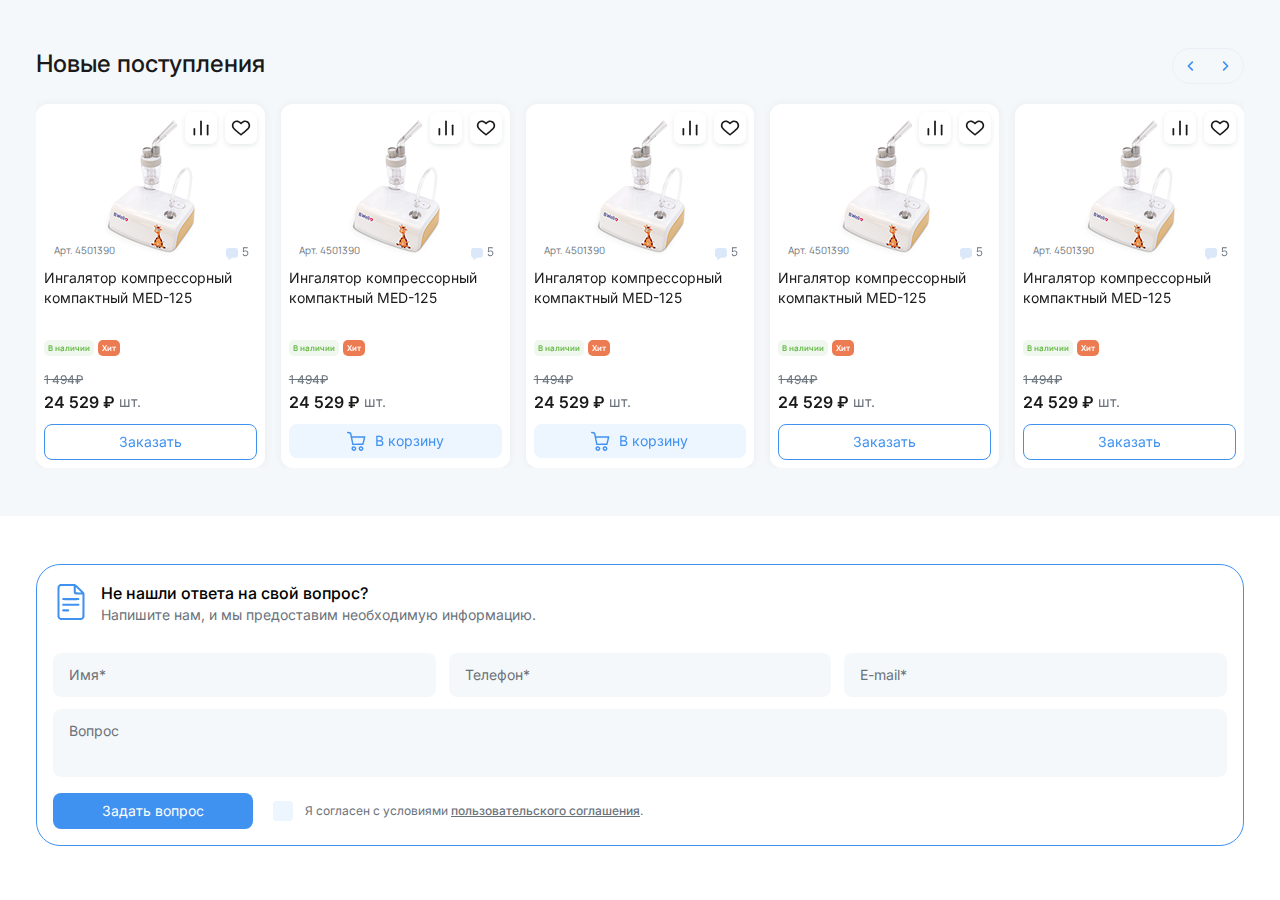
<file: index.html>
<!DOCTYPE html>
<html lang="en">

<head>
    <meta charset="UTF-8">
    <meta name="viewport" content="width=device-width, initial-scale=1.0">
    <title>Тестовое задание</title>

    <link rel="stylesheet" href="normalize.css">
    <link rel="stylesheet" href="https://cdn.jsdelivr.net/npm/swiper@11/swiper-bundle.min.css" />
    <link rel="preconnect" href="https://fonts.googleapis.com">
    <link rel="preconnect" href="https://fonts.gstatic.com" crossorigin>
    <link href="https://fonts.googleapis.com/css2?family=Inter:ital,opsz,wght@0,14..32,100..900;1,14..32,100..900&family=Manrope:wght@200..800&display=swap" rel="stylesheet">

    <link rel="stylesheet" href="style.css">
</head>

<body>
    <div class="block block_background-blue">
        <div class="wrapper">
            <div class="swiper-receipts">
                <div class="block__header">
                    <p class="block__title">
                        Новые поступления
                    </p>
    
                    <div class="slider-controller">
                        <button class="slider-controller__item swiper-prev">
                            <svg width="14" height="14" viewBox="0 0 14 14" fill="none" xmlns="http://www.w3.org/2000/svg">
                                <path d="M8.53125 11.5937L3.9375 7L8.53125 2.40625" stroke="#4092F1" stroke-width="2" stroke-linecap="round" stroke-linejoin="round" />
                            </svg>
                        </button>
                        <button class="slider-controller__item swiper-next">
                            <svg width="14" height="14" viewBox="0 0 14 14" fill="none" xmlns="http://www.w3.org/2000/svg">
                                <path d="M5.46875 2.40625L10.0625 7L5.46875 11.5937" stroke="#4092F1" stroke-width="2" stroke-linecap="round" stroke-linejoin="round" />
                            </svg>
                        </button>
                    </div>
                </div>
    
                <div class="swiper-wrapper receipts">
                    <div class="swiper-slide">
                        <div class="receipts__item">
                            <div class="receipts__img-wrapper">
                                <div class="receipts__interactive">
                                    <button class="btn-interactive">
                                        <svg width="20" height="20" viewBox="0 0 20 20" fill="none" xmlns="http://www.w3.org/2000/svg">
                                            <path d="M2.5 10.8013C2.5 10.3233 2.88932 9.93588 3.36957 9.93588C3.84981 9.93588 4.23913 10.3233 4.23913 10.8013V16.6346C4.23913 17.1125 3.84981 17.5 3.36957 17.5C2.88932 17.5 2.5 17.1125 2.5 16.6346V10.8013Z" fill="#1A1A1A" />
                                            <path d="M9.13048 3.36538C9.13048 2.88744 9.5198 2.5 10 2.5C10.4803 2.5 10.8696 2.88745 10.8696 3.36538V16.6346C10.8696 17.1125 10.4803 17.5 10 17.5C9.5198 17.5 9.13048 17.1125 9.13048 16.6346V3.36538Z" fill="#1A1A1A" />
                                            <path d="M15.7609 7.33976C15.7609 6.86182 16.1502 6.47437 16.6304 6.47437C17.1107 6.47437 17.5 6.86182 17.5 7.33976V16.6346C17.5 17.1126 17.1107 17.5 16.6304 17.5C16.1502 17.5 15.7609 17.1126 15.7609 16.6346V7.33976Z" fill="#1A1A1A" />
                                        </svg>
                                    </button>
        
                                    <button class="btn-interactive">
                                        <svg width="20" height="16" viewBox="0 0 20 16" fill="none" xmlns="http://www.w3.org/2000/svg">
                                            <path fill-rule="evenodd" clip-rule="evenodd" d="M5.14056 0.55387C3.02772 0.876341 1.38153 2.40305 0.916179 4.47158C0.803759 4.97137 0.805588 5.92826 0.919945 6.45207C1.0357 6.98213 1.14593 7.28843 1.40815 7.80848C1.79261 8.57109 2.26643 9.12718 3.50707 10.2717C4.77471 11.4413 6.15944 12.6277 8.29444 14.3734C8.96598 14.9226 9.56244 15.3959 9.61991 15.4254C9.76587 15.5003 10.1046 15.5245 10.2674 15.4717C10.4139 15.4242 10.5624 15.3104 11.8287 14.2752C14.5291 12.0675 16.7726 10.0904 17.6009 9.18838C18.0973 8.64772 18.3579 8.28272 18.6112 7.77325C18.8483 7.29657 18.9693 6.9531 19.0822 6.43675C19.1863 5.96032 19.1955 4.99808 19.1002 4.54959C18.7674 2.9838 17.7845 1.71361 16.3774 1.03115C14.9953 0.360767 13.4209 0.323458 12.015 0.927814C11.3985 1.19279 10.9639 1.49335 10.35 2.07935L10.0007 2.41264L9.61463 2.04461C9.02829 1.48574 8.56032 1.16841 7.92884 0.901461C7.09194 0.547704 6.04016 0.416574 5.14056 0.55387ZM6.48701 2.14033C7.01797 2.22971 7.46525 2.40478 7.90126 2.69385C8.01963 2.77235 8.43932 3.14837 8.8339 3.52947C9.37466 4.0517 9.58665 4.23402 9.69481 4.26971C9.89457 4.33566 10.2068 4.32717 10.3584 4.25167C10.4275 4.21729 10.7907 3.89252 11.1655 3.52999C11.5404 3.16746 11.9546 2.79634 12.086 2.7053C12.4017 2.48652 12.8005 2.30884 13.2238 2.19829C13.5184 2.12141 13.645 2.1082 14.089 2.1082C14.5377 2.1082 14.6584 2.12106 14.9678 2.20167C16.6211 2.63241 17.7018 4.14693 17.5299 5.79209C17.4604 6.45782 17.193 7.13433 16.7869 7.67224C16.4256 8.15089 15.3642 9.16911 13.9445 10.399C12.5779 11.583 10.059 13.6745 9.99971 13.6745C9.98231 13.6745 9.55954 13.3388 9.06021 12.9285C5.92595 10.353 3.78449 8.42992 3.22379 7.68721C2.58568 6.84194 2.32723 5.81153 2.50752 4.83144C2.83531 3.04923 4.63933 1.82928 6.48701 2.14033Z" fill="#1A1A1A" />
                                        </svg>
                                    </button>
                                </div>
        
                                <img src="img/receipts/Fixed-aspect-ratio cover + Elements on top.png" alt="Ингалятор компрессорный компактный" class="receipts__img">
        
                                <div class="receipts__detail">
                                    <p class="receipts__article">
                                        4501390
                                    </p>
        
                                    <button class="receipts__comments">
                                        <svg width="12" height="12" viewBox="0 0 12 12" fill="none" xmlns="http://www.w3.org/2000/svg">
                                            <path fill-rule="evenodd" clip-rule="evenodd" d="M2.4216 0.0156264C1.83472 0.0857196 1.27115 0.356883 0.836514 0.77821C0.385056 1.21588 0.0986108 1.80449 0.0252571 2.44528C-0.00959424 2.74985 -0.00785803 7.05844 0.0272486 7.37396C0.0998109 8.02585 0.411558 8.65592 0.873868 9.08508C1.18636 9.37512 1.64226 9.62887 2.02248 9.72431L2.19393 9.76736L2.20121 10.7088L2.20848 11.6503L2.2862 11.7612C2.43761 11.9771 2.74323 12.0626 2.96038 11.9496C3.00881 11.9245 3.75266 11.4334 4.61343 10.8583L6.17842 9.81275H7.86607C9.46302 9.81275 9.56742 9.80996 9.80875 9.76066C10.9745 9.52265 11.8398 8.56823 11.9728 7.37396C12.0079 7.05844 12.0096 2.74985 11.9747 2.44528C11.8736 1.56134 11.3804 0.806836 10.6085 0.355093C10.4164 0.242662 10.1078 0.120843 9.85984 0.0595753C9.63942 0.00513791 9.62073 0.00483097 6.11489 9.83912e-05C4.17701 -0.0025365 2.51502 0.00444725 2.4216 0.0156264Z" fill="#DAE8FA" />
                                        </svg>
        
                                        <p>
                                            5
                                        </p>
                                    </button>
                                </div>
                            </div>
        
                            <div class="receipts__description">
                                <p class="receipts__name">
                                    Ингалятор компрессорный компактный MED-125
                                </p>
        
                                <div class="receipts__tags">
                                    <div class="receipts-tags__item receipts-tags__item_make">
                                        В наличии
                                    </div>
        
                                    <div class="receipts-tags__item receipts-tags__item_hit">
                                        Хит
                                    </div>
        
                                    <div class="receipts-tags__item receipts-tags__item_make">
                                        В наличии
                                    </div>
                                </div>
                            </div>
        
                            <div class="receipts__price-wrapper">
                                <div class="receipts__price">
                                    <p class="receipts__price-val">
                                        24 529
                                    </p>
                                    
                                    <p class="receipts__price-mark">
                                        шт.
                                    </p>
                                </div>
        
                                <s class="receipts__old-price">1 494</s>
                            </div>
        
                            <div class="receipts__controller">
                                <div class="receipts__controller">
                                    <button class="btn btn_order">
                                        <p>
                                            Заказать
                                        </p>
                                    </button>
                                </div>
                            </div>
                        </div>
                    </div>

                    <div class="swiper-slide">
                        <div class="receipts__item">
                            <div class="receipts__img-wrapper">
                                <div class="receipts__interactive">
                                    <button class="btn-interactive">
                                        <svg width="20" height="20" viewBox="0 0 20 20" fill="none" xmlns="http://www.w3.org/2000/svg">
                                            <path d="M2.5 10.8013C2.5 10.3233 2.88932 9.93588 3.36957 9.93588C3.84981 9.93588 4.23913 10.3233 4.23913 10.8013V16.6346C4.23913 17.1125 3.84981 17.5 3.36957 17.5C2.88932 17.5 2.5 17.1125 2.5 16.6346V10.8013Z" fill="#1A1A1A" />
                                            <path d="M9.13048 3.36538C9.13048 2.88744 9.5198 2.5 10 2.5C10.4803 2.5 10.8696 2.88745 10.8696 3.36538V16.6346C10.8696 17.1125 10.4803 17.5 10 17.5C9.5198 17.5 9.13048 17.1125 9.13048 16.6346V3.36538Z" fill="#1A1A1A" />
                                            <path d="M15.7609 7.33976C15.7609 6.86182 16.1502 6.47437 16.6304 6.47437C17.1107 6.47437 17.5 6.86182 17.5 7.33976V16.6346C17.5 17.1126 17.1107 17.5 16.6304 17.5C16.1502 17.5 15.7609 17.1126 15.7609 16.6346V7.33976Z" fill="#1A1A1A" />
                                        </svg>
                                    </button>
        
                                    <button class="btn-interactive">
                                        <svg width="20" height="16" viewBox="0 0 20 16" fill="none" xmlns="http://www.w3.org/2000/svg">
                                            <path fill-rule="evenodd" clip-rule="evenodd" d="M5.14056 0.55387C3.02772 0.876341 1.38153 2.40305 0.916179 4.47158C0.803759 4.97137 0.805588 5.92826 0.919945 6.45207C1.0357 6.98213 1.14593 7.28843 1.40815 7.80848C1.79261 8.57109 2.26643 9.12718 3.50707 10.2717C4.77471 11.4413 6.15944 12.6277 8.29444 14.3734C8.96598 14.9226 9.56244 15.3959 9.61991 15.4254C9.76587 15.5003 10.1046 15.5245 10.2674 15.4717C10.4139 15.4242 10.5624 15.3104 11.8287 14.2752C14.5291 12.0675 16.7726 10.0904 17.6009 9.18838C18.0973 8.64772 18.3579 8.28272 18.6112 7.77325C18.8483 7.29657 18.9693 6.9531 19.0822 6.43675C19.1863 5.96032 19.1955 4.99808 19.1002 4.54959C18.7674 2.9838 17.7845 1.71361 16.3774 1.03115C14.9953 0.360767 13.4209 0.323458 12.015 0.927814C11.3985 1.19279 10.9639 1.49335 10.35 2.07935L10.0007 2.41264L9.61463 2.04461C9.02829 1.48574 8.56032 1.16841 7.92884 0.901461C7.09194 0.547704 6.04016 0.416574 5.14056 0.55387ZM6.48701 2.14033C7.01797 2.22971 7.46525 2.40478 7.90126 2.69385C8.01963 2.77235 8.43932 3.14837 8.8339 3.52947C9.37466 4.0517 9.58665 4.23402 9.69481 4.26971C9.89457 4.33566 10.2068 4.32717 10.3584 4.25167C10.4275 4.21729 10.7907 3.89252 11.1655 3.52999C11.5404 3.16746 11.9546 2.79634 12.086 2.7053C12.4017 2.48652 12.8005 2.30884 13.2238 2.19829C13.5184 2.12141 13.645 2.1082 14.089 2.1082C14.5377 2.1082 14.6584 2.12106 14.9678 2.20167C16.6211 2.63241 17.7018 4.14693 17.5299 5.79209C17.4604 6.45782 17.193 7.13433 16.7869 7.67224C16.4256 8.15089 15.3642 9.16911 13.9445 10.399C12.5779 11.583 10.059 13.6745 9.99971 13.6745C9.98231 13.6745 9.55954 13.3388 9.06021 12.9285C5.92595 10.353 3.78449 8.42992 3.22379 7.68721C2.58568 6.84194 2.32723 5.81153 2.50752 4.83144C2.83531 3.04923 4.63933 1.82928 6.48701 2.14033Z" fill="#1A1A1A" />
                                        </svg>
                                    </button>
                                </div>
        
                                <img src="img/receipts/Fixed-aspect-ratio cover + Elements on top.png" alt="Ингалятор компрессорный компактный" class="receipts__img">
        
                                <div class="receipts__detail">
                                    <p class="receipts__article">
                                        4501390
                                    </p>
        
                                    <button class="receipts__comments">
                                        <svg width="12" height="12" viewBox="0 0 12 12" fill="none" xmlns="http://www.w3.org/2000/svg">
                                            <path fill-rule="evenodd" clip-rule="evenodd" d="M2.4216 0.0156264C1.83472 0.0857196 1.27115 0.356883 0.836514 0.77821C0.385056 1.21588 0.0986108 1.80449 0.0252571 2.44528C-0.00959424 2.74985 -0.00785803 7.05844 0.0272486 7.37396C0.0998109 8.02585 0.411558 8.65592 0.873868 9.08508C1.18636 9.37512 1.64226 9.62887 2.02248 9.72431L2.19393 9.76736L2.20121 10.7088L2.20848 11.6503L2.2862 11.7612C2.43761 11.9771 2.74323 12.0626 2.96038 11.9496C3.00881 11.9245 3.75266 11.4334 4.61343 10.8583L6.17842 9.81275H7.86607C9.46302 9.81275 9.56742 9.80996 9.80875 9.76066C10.9745 9.52265 11.8398 8.56823 11.9728 7.37396C12.0079 7.05844 12.0096 2.74985 11.9747 2.44528C11.8736 1.56134 11.3804 0.806836 10.6085 0.355093C10.4164 0.242662 10.1078 0.120843 9.85984 0.0595753C9.63942 0.00513791 9.62073 0.00483097 6.11489 9.83912e-05C4.17701 -0.0025365 2.51502 0.00444725 2.4216 0.0156264Z" fill="#DAE8FA" />
                                        </svg>
        
                                        <p>
                                            5
                                        </p>
                                    </button>
                                </div>
                            </div>
        
                            <div class="receipts__description">
                                <p class="receipts__name">
                                    Ингалятор компрессорный компактный MED-125
                                </p>
        
                                <div class="receipts__tags">
                                    <div class="receipts-tags__item receipts-tags__item_make">
                                        В наличии
                                    </div>
        
                                    <div class="receipts-tags__item receipts-tags__item_hit">
                                        Хит
                                    </div>
        
                                    <div class="receipts-tags__item receipts-tags__item_make">
                                        В наличии
                                    </div>
                                </div>
                            </div>
        
                            <div class="receipts__price-wrapper">
                                <div class="receipts__price">
                                    <p class="receipts__price-val">
                                        24 529
                                    </p>
                                    
                                    <p class="receipts__price-mark">
                                        шт.
                                    </p>
                                </div>
        
                                <s class="receipts__old-price">1 494</s>
                            </div>
        
                            <div class="receipts__controller">
                                <div class="receipts__controller">
                                    <button class="btn btn_add-cart add-cart">
                                        <svg width="20" height="20" viewBox="0 0 20 20" fill="none" xmlns="http://www.w3.org/2000/svg">
                                            <path fill-rule="evenodd" clip-rule="evenodd" d="M0.431153 0.903511C0.257504 0.984198 0.0983253 1.14377 0.0419341 1.29362C-0.0808437 1.61977 0.0762835 2.04264 0.378976 2.20079C0.432346 2.22865 1.03654 2.35502 1.72162 2.48157C2.40675 2.60812 2.97447 2.71873 2.9833 2.72734C2.99211 2.73599 3.47438 5.15641 4.055 8.10608C4.63562 11.0557 5.13743 13.5406 5.17014 13.628C5.24787 13.8356 5.44915 13.9993 5.68762 14.049C5.81547 14.0756 7.53056 14.0851 11.0045 14.0782L16.1327 14.0682L16.2912 13.9832C16.5951 13.8202 16.5579 13.9471 17.4953 9.87472C18.4443 5.75174 18.4259 5.86148 18.216 5.59662C18.155 5.5196 18.0311 5.41866 17.9408 5.37234L17.7765 5.2881H11.3744H4.97236L4.64524 3.61258C4.46533 2.69106 4.28549 1.86636 4.24558 1.77995C4.16058 1.59585 3.99197 1.45563 3.7858 1.39756C3.55773 1.33334 0.806013 0.832409 0.68648 0.833345C0.628112 0.833794 0.513204 0.865358 0.431153 0.903511ZM16.7098 6.79513C16.7092 6.82089 16.4096 8.13929 16.0439 9.72495L15.379 12.608L10.9007 12.6175L6.42246 12.627L6.38222 12.4303C6.3601 12.3221 6.10724 11.0373 5.82036 9.57519C5.53344 8.11308 5.2899 6.87893 5.27912 6.83257L5.25954 6.74833H10.9852C15.5413 6.74833 16.7106 6.75788 16.7098 6.79513ZM6.27548 15.2484C4.92563 15.6035 4.16174 17.0373 4.6166 18.3622C5.20285 20.0697 7.36246 20.5525 8.61665 19.2563C9.02907 18.8302 9.24613 18.3247 9.27902 17.714C9.36693 16.082 7.84776 14.8349 6.27548 15.2484ZM13.4525 15.2321C12.9856 15.3456 12.4866 15.6636 12.1605 16.0554C11.9783 16.2743 11.7402 16.7568 11.6721 17.0448C11.6453 17.1581 11.6237 17.4108 11.6242 17.6065C11.6256 18.2635 11.8597 18.8107 12.3469 19.2959C13.0911 20.0371 14.1494 20.2076 15.0929 19.7384C15.9967 19.2889 16.5184 18.3272 16.4087 17.3131C16.3457 16.7309 16.1476 16.3286 15.7045 15.8828C15.3509 15.5272 15.0176 15.3331 14.5849 15.231C14.2862 15.1606 13.7448 15.1611 13.4525 15.2321ZM7.36817 16.7529C7.6822 16.9544 7.83224 17.2252 7.83355 17.5928C7.83649 18.4224 6.826 18.8561 6.23397 18.2793C6.03328 18.0838 5.96328 17.9347 5.94094 17.655C5.90789 17.242 6.10481 16.8953 6.47281 16.7187C6.73105 16.5947 7.1463 16.6106 7.36817 16.7529ZM14.4179 16.703C14.8593 16.9043 15.0841 17.4458 14.9235 17.9203C14.8551 18.1221 14.6384 18.3507 14.4171 18.4544C13.9085 18.6926 13.293 18.4164 13.1118 17.8687C12.959 17.4069 13.1996 16.8905 13.6615 16.6889C13.8368 16.6124 14.2356 16.6199 14.4179 16.703Z" fill="#4092F1" />
                                            </svg>
                                    
                                        <p>
                                            В корзину
                                        </p>
                                    </button>
                                </div>
                            </div>
                        </div>
                    </div>

                    <div class="swiper-slide">
                        <div class="receipts__item">
                            <div class="receipts__img-wrapper">
                                <div class="receipts__interactive">
                                    <button class="btn-interactive">
                                        <svg width="20" height="20" viewBox="0 0 20 20" fill="none" xmlns="http://www.w3.org/2000/svg">
                                            <path d="M2.5 10.8013C2.5 10.3233 2.88932 9.93588 3.36957 9.93588C3.84981 9.93588 4.23913 10.3233 4.23913 10.8013V16.6346C4.23913 17.1125 3.84981 17.5 3.36957 17.5C2.88932 17.5 2.5 17.1125 2.5 16.6346V10.8013Z" fill="#1A1A1A" />
                                            <path d="M9.13048 3.36538C9.13048 2.88744 9.5198 2.5 10 2.5C10.4803 2.5 10.8696 2.88745 10.8696 3.36538V16.6346C10.8696 17.1125 10.4803 17.5 10 17.5C9.5198 17.5 9.13048 17.1125 9.13048 16.6346V3.36538Z" fill="#1A1A1A" />
                                            <path d="M15.7609 7.33976C15.7609 6.86182 16.1502 6.47437 16.6304 6.47437C17.1107 6.47437 17.5 6.86182 17.5 7.33976V16.6346C17.5 17.1126 17.1107 17.5 16.6304 17.5C16.1502 17.5 15.7609 17.1126 15.7609 16.6346V7.33976Z" fill="#1A1A1A" />
                                        </svg>
                                    </button>
        
                                    <button class="btn-interactive">
                                        <svg width="20" height="16" viewBox="0 0 20 16" fill="none" xmlns="http://www.w3.org/2000/svg">
                                            <path fill-rule="evenodd" clip-rule="evenodd" d="M5.14056 0.55387C3.02772 0.876341 1.38153 2.40305 0.916179 4.47158C0.803759 4.97137 0.805588 5.92826 0.919945 6.45207C1.0357 6.98213 1.14593 7.28843 1.40815 7.80848C1.79261 8.57109 2.26643 9.12718 3.50707 10.2717C4.77471 11.4413 6.15944 12.6277 8.29444 14.3734C8.96598 14.9226 9.56244 15.3959 9.61991 15.4254C9.76587 15.5003 10.1046 15.5245 10.2674 15.4717C10.4139 15.4242 10.5624 15.3104 11.8287 14.2752C14.5291 12.0675 16.7726 10.0904 17.6009 9.18838C18.0973 8.64772 18.3579 8.28272 18.6112 7.77325C18.8483 7.29657 18.9693 6.9531 19.0822 6.43675C19.1863 5.96032 19.1955 4.99808 19.1002 4.54959C18.7674 2.9838 17.7845 1.71361 16.3774 1.03115C14.9953 0.360767 13.4209 0.323458 12.015 0.927814C11.3985 1.19279 10.9639 1.49335 10.35 2.07935L10.0007 2.41264L9.61463 2.04461C9.02829 1.48574 8.56032 1.16841 7.92884 0.901461C7.09194 0.547704 6.04016 0.416574 5.14056 0.55387ZM6.48701 2.14033C7.01797 2.22971 7.46525 2.40478 7.90126 2.69385C8.01963 2.77235 8.43932 3.14837 8.8339 3.52947C9.37466 4.0517 9.58665 4.23402 9.69481 4.26971C9.89457 4.33566 10.2068 4.32717 10.3584 4.25167C10.4275 4.21729 10.7907 3.89252 11.1655 3.52999C11.5404 3.16746 11.9546 2.79634 12.086 2.7053C12.4017 2.48652 12.8005 2.30884 13.2238 2.19829C13.5184 2.12141 13.645 2.1082 14.089 2.1082C14.5377 2.1082 14.6584 2.12106 14.9678 2.20167C16.6211 2.63241 17.7018 4.14693 17.5299 5.79209C17.4604 6.45782 17.193 7.13433 16.7869 7.67224C16.4256 8.15089 15.3642 9.16911 13.9445 10.399C12.5779 11.583 10.059 13.6745 9.99971 13.6745C9.98231 13.6745 9.55954 13.3388 9.06021 12.9285C5.92595 10.353 3.78449 8.42992 3.22379 7.68721C2.58568 6.84194 2.32723 5.81153 2.50752 4.83144C2.83531 3.04923 4.63933 1.82928 6.48701 2.14033Z" fill="#1A1A1A" />
                                        </svg>
                                    </button>
                                </div>
        
                                <img src="img/receipts/Fixed-aspect-ratio cover + Elements on top.png" alt="Ингалятор компрессорный компактный" class="receipts__img">
        
                                <div class="receipts__detail">
                                    <p class="receipts__article">
                                        4501390
                                    </p>
        
                                    <button class="receipts__comments">
                                        <svg width="12" height="12" viewBox="0 0 12 12" fill="none" xmlns="http://www.w3.org/2000/svg">
                                            <path fill-rule="evenodd" clip-rule="evenodd" d="M2.4216 0.0156264C1.83472 0.0857196 1.27115 0.356883 0.836514 0.77821C0.385056 1.21588 0.0986108 1.80449 0.0252571 2.44528C-0.00959424 2.74985 -0.00785803 7.05844 0.0272486 7.37396C0.0998109 8.02585 0.411558 8.65592 0.873868 9.08508C1.18636 9.37512 1.64226 9.62887 2.02248 9.72431L2.19393 9.76736L2.20121 10.7088L2.20848 11.6503L2.2862 11.7612C2.43761 11.9771 2.74323 12.0626 2.96038 11.9496C3.00881 11.9245 3.75266 11.4334 4.61343 10.8583L6.17842 9.81275H7.86607C9.46302 9.81275 9.56742 9.80996 9.80875 9.76066C10.9745 9.52265 11.8398 8.56823 11.9728 7.37396C12.0079 7.05844 12.0096 2.74985 11.9747 2.44528C11.8736 1.56134 11.3804 0.806836 10.6085 0.355093C10.4164 0.242662 10.1078 0.120843 9.85984 0.0595753C9.63942 0.00513791 9.62073 0.00483097 6.11489 9.83912e-05C4.17701 -0.0025365 2.51502 0.00444725 2.4216 0.0156264Z" fill="#DAE8FA" />
                                        </svg>
        
                                        <p>
                                            5
                                        </p>
                                    </button>
                                </div>
                            </div>
        
                            <div class="receipts__description">
                                <p class="receipts__name">
                                    Ингалятор компрессорный компактный MED-125
                                </p>
        
                                <div class="receipts__tags">
                                    <div class="receipts-tags__item receipts-tags__item_make">
                                        В наличии
                                    </div>
        
                                    <div class="receipts-tags__item receipts-tags__item_hit">
                                        Хит
                                    </div>
        
                                    <div class="receipts-tags__item receipts-tags__item_make">
                                        В наличии
                                    </div>
                                </div>
                            </div>
        
                            <div class="receipts__price-wrapper">
                                <div class="receipts__price">
                                    <p class="receipts__price-val">
                                        24 529
                                    </p>
                                    
                                    <p class="receipts__price-mark">
                                        шт.
                                    </p>
                                </div>
        
                                <s class="receipts__old-price">1 494</s>
                            </div>
        
                            <div class="receipts__controller">
                                <div class="receipts__controller">
                                    <button class="btn btn_add-cart add-cart">
                                        <svg width="20" height="20" viewBox="0 0 20 20" fill="none" xmlns="http://www.w3.org/2000/svg">
                                            <path fill-rule="evenodd" clip-rule="evenodd" d="M0.431153 0.903511C0.257504 0.984198 0.0983253 1.14377 0.0419341 1.29362C-0.0808437 1.61977 0.0762835 2.04264 0.378976 2.20079C0.432346 2.22865 1.03654 2.35502 1.72162 2.48157C2.40675 2.60812 2.97447 2.71873 2.9833 2.72734C2.99211 2.73599 3.47438 5.15641 4.055 8.10608C4.63562 11.0557 5.13743 13.5406 5.17014 13.628C5.24787 13.8356 5.44915 13.9993 5.68762 14.049C5.81547 14.0756 7.53056 14.0851 11.0045 14.0782L16.1327 14.0682L16.2912 13.9832C16.5951 13.8202 16.5579 13.9471 17.4953 9.87472C18.4443 5.75174 18.4259 5.86148 18.216 5.59662C18.155 5.5196 18.0311 5.41866 17.9408 5.37234L17.7765 5.2881H11.3744H4.97236L4.64524 3.61258C4.46533 2.69106 4.28549 1.86636 4.24558 1.77995C4.16058 1.59585 3.99197 1.45563 3.7858 1.39756C3.55773 1.33334 0.806013 0.832409 0.68648 0.833345C0.628112 0.833794 0.513204 0.865358 0.431153 0.903511ZM16.7098 6.79513C16.7092 6.82089 16.4096 8.13929 16.0439 9.72495L15.379 12.608L10.9007 12.6175L6.42246 12.627L6.38222 12.4303C6.3601 12.3221 6.10724 11.0373 5.82036 9.57519C5.53344 8.11308 5.2899 6.87893 5.27912 6.83257L5.25954 6.74833H10.9852C15.5413 6.74833 16.7106 6.75788 16.7098 6.79513ZM6.27548 15.2484C4.92563 15.6035 4.16174 17.0373 4.6166 18.3622C5.20285 20.0697 7.36246 20.5525 8.61665 19.2563C9.02907 18.8302 9.24613 18.3247 9.27902 17.714C9.36693 16.082 7.84776 14.8349 6.27548 15.2484ZM13.4525 15.2321C12.9856 15.3456 12.4866 15.6636 12.1605 16.0554C11.9783 16.2743 11.7402 16.7568 11.6721 17.0448C11.6453 17.1581 11.6237 17.4108 11.6242 17.6065C11.6256 18.2635 11.8597 18.8107 12.3469 19.2959C13.0911 20.0371 14.1494 20.2076 15.0929 19.7384C15.9967 19.2889 16.5184 18.3272 16.4087 17.3131C16.3457 16.7309 16.1476 16.3286 15.7045 15.8828C15.3509 15.5272 15.0176 15.3331 14.5849 15.231C14.2862 15.1606 13.7448 15.1611 13.4525 15.2321ZM7.36817 16.7529C7.6822 16.9544 7.83224 17.2252 7.83355 17.5928C7.83649 18.4224 6.826 18.8561 6.23397 18.2793C6.03328 18.0838 5.96328 17.9347 5.94094 17.655C5.90789 17.242 6.10481 16.8953 6.47281 16.7187C6.73105 16.5947 7.1463 16.6106 7.36817 16.7529ZM14.4179 16.703C14.8593 16.9043 15.0841 17.4458 14.9235 17.9203C14.8551 18.1221 14.6384 18.3507 14.4171 18.4544C13.9085 18.6926 13.293 18.4164 13.1118 17.8687C12.959 17.4069 13.1996 16.8905 13.6615 16.6889C13.8368 16.6124 14.2356 16.6199 14.4179 16.703Z" fill="#4092F1" />
                                            </svg>
                                    
                                        <p>
                                            В корзину
                                        </p>
                                    </button>
                                </div>
                            </div>
                        </div>
                    </div>

                    <div class="swiper-slide">
                        <div class="receipts__item">
                            <div class="receipts__img-wrapper">
                                <div class="receipts__interactive">
                                    <button class="btn-interactive">
                                        <svg width="20" height="20" viewBox="0 0 20 20" fill="none" xmlns="http://www.w3.org/2000/svg">
                                            <path d="M2.5 10.8013C2.5 10.3233 2.88932 9.93588 3.36957 9.93588C3.84981 9.93588 4.23913 10.3233 4.23913 10.8013V16.6346C4.23913 17.1125 3.84981 17.5 3.36957 17.5C2.88932 17.5 2.5 17.1125 2.5 16.6346V10.8013Z" fill="#1A1A1A" />
                                            <path d="M9.13048 3.36538C9.13048 2.88744 9.5198 2.5 10 2.5C10.4803 2.5 10.8696 2.88745 10.8696 3.36538V16.6346C10.8696 17.1125 10.4803 17.5 10 17.5C9.5198 17.5 9.13048 17.1125 9.13048 16.6346V3.36538Z" fill="#1A1A1A" />
                                            <path d="M15.7609 7.33976C15.7609 6.86182 16.1502 6.47437 16.6304 6.47437C17.1107 6.47437 17.5 6.86182 17.5 7.33976V16.6346C17.5 17.1126 17.1107 17.5 16.6304 17.5C16.1502 17.5 15.7609 17.1126 15.7609 16.6346V7.33976Z" fill="#1A1A1A" />
                                        </svg>
                                    </button>
        
                                    <button class="btn-interactive">
                                        <svg width="20" height="16" viewBox="0 0 20 16" fill="none" xmlns="http://www.w3.org/2000/svg">
                                            <path fill-rule="evenodd" clip-rule="evenodd" d="M5.14056 0.55387C3.02772 0.876341 1.38153 2.40305 0.916179 4.47158C0.803759 4.97137 0.805588 5.92826 0.919945 6.45207C1.0357 6.98213 1.14593 7.28843 1.40815 7.80848C1.79261 8.57109 2.26643 9.12718 3.50707 10.2717C4.77471 11.4413 6.15944 12.6277 8.29444 14.3734C8.96598 14.9226 9.56244 15.3959 9.61991 15.4254C9.76587 15.5003 10.1046 15.5245 10.2674 15.4717C10.4139 15.4242 10.5624 15.3104 11.8287 14.2752C14.5291 12.0675 16.7726 10.0904 17.6009 9.18838C18.0973 8.64772 18.3579 8.28272 18.6112 7.77325C18.8483 7.29657 18.9693 6.9531 19.0822 6.43675C19.1863 5.96032 19.1955 4.99808 19.1002 4.54959C18.7674 2.9838 17.7845 1.71361 16.3774 1.03115C14.9953 0.360767 13.4209 0.323458 12.015 0.927814C11.3985 1.19279 10.9639 1.49335 10.35 2.07935L10.0007 2.41264L9.61463 2.04461C9.02829 1.48574 8.56032 1.16841 7.92884 0.901461C7.09194 0.547704 6.04016 0.416574 5.14056 0.55387ZM6.48701 2.14033C7.01797 2.22971 7.46525 2.40478 7.90126 2.69385C8.01963 2.77235 8.43932 3.14837 8.8339 3.52947C9.37466 4.0517 9.58665 4.23402 9.69481 4.26971C9.89457 4.33566 10.2068 4.32717 10.3584 4.25167C10.4275 4.21729 10.7907 3.89252 11.1655 3.52999C11.5404 3.16746 11.9546 2.79634 12.086 2.7053C12.4017 2.48652 12.8005 2.30884 13.2238 2.19829C13.5184 2.12141 13.645 2.1082 14.089 2.1082C14.5377 2.1082 14.6584 2.12106 14.9678 2.20167C16.6211 2.63241 17.7018 4.14693 17.5299 5.79209C17.4604 6.45782 17.193 7.13433 16.7869 7.67224C16.4256 8.15089 15.3642 9.16911 13.9445 10.399C12.5779 11.583 10.059 13.6745 9.99971 13.6745C9.98231 13.6745 9.55954 13.3388 9.06021 12.9285C5.92595 10.353 3.78449 8.42992 3.22379 7.68721C2.58568 6.84194 2.32723 5.81153 2.50752 4.83144C2.83531 3.04923 4.63933 1.82928 6.48701 2.14033Z" fill="#1A1A1A" />
                                        </svg>
                                    </button>
                                </div>
        
                                <img src="img/receipts/Fixed-aspect-ratio cover + Elements on top.png" alt="Ингалятор компрессорный компактный" class="receipts__img">
        
                                <div class="receipts__detail">
                                    <p class="receipts__article">
                                        4501390
                                    </p>
        
                                    <button class="receipts__comments">
                                        <svg width="12" height="12" viewBox="0 0 12 12" fill="none" xmlns="http://www.w3.org/2000/svg">
                                            <path fill-rule="evenodd" clip-rule="evenodd" d="M2.4216 0.0156264C1.83472 0.0857196 1.27115 0.356883 0.836514 0.77821C0.385056 1.21588 0.0986108 1.80449 0.0252571 2.44528C-0.00959424 2.74985 -0.00785803 7.05844 0.0272486 7.37396C0.0998109 8.02585 0.411558 8.65592 0.873868 9.08508C1.18636 9.37512 1.64226 9.62887 2.02248 9.72431L2.19393 9.76736L2.20121 10.7088L2.20848 11.6503L2.2862 11.7612C2.43761 11.9771 2.74323 12.0626 2.96038 11.9496C3.00881 11.9245 3.75266 11.4334 4.61343 10.8583L6.17842 9.81275H7.86607C9.46302 9.81275 9.56742 9.80996 9.80875 9.76066C10.9745 9.52265 11.8398 8.56823 11.9728 7.37396C12.0079 7.05844 12.0096 2.74985 11.9747 2.44528C11.8736 1.56134 11.3804 0.806836 10.6085 0.355093C10.4164 0.242662 10.1078 0.120843 9.85984 0.0595753C9.63942 0.00513791 9.62073 0.00483097 6.11489 9.83912e-05C4.17701 -0.0025365 2.51502 0.00444725 2.4216 0.0156264Z" fill="#DAE8FA" />
                                        </svg>
        
                                        <p>
                                            5
                                        </p>
                                    </button>
                                </div>
                            </div>
        
                            <div class="receipts__description">
                                <p class="receipts__name">
                                    Ингалятор компрессорный компактный MED-125
                                </p>
        
                                <div class="receipts__tags">
                                    <div class="receipts-tags__item receipts-tags__item_make">
                                        В наличии
                                    </div>
        
                                    <div class="receipts-tags__item receipts-tags__item_hit">
                                        Хит
                                    </div>
        
                                    <div class="receipts-tags__item receipts-tags__item_make">
                                        В наличии
                                    </div>
                                </div>
                            </div>
        
                            <div class="receipts__price-wrapper">
                                <div class="receipts__price">
                                    <p class="receipts__price-val">
                                        24 529
                                    </p>
                                    
                                    <p class="receipts__price-mark">
                                        шт.
                                    </p>
                                </div>
        
                                <s class="receipts__old-price">1 494</s>
                            </div>
        
                            <div class="receipts__controller">
                                <div class="receipts__controller">
                                    <button class="btn btn_order">
                                        <p>
                                            Заказать
                                        </p>
                                    </button>
                                </div>
                            </div>
                        </div>
                    </div>

                    <div class="swiper-slide">
                        <div class="receipts__item">
                            <div class="receipts__img-wrapper">
                                <div class="receipts__interactive">
                                    <button class="btn-interactive">
                                        <svg width="20" height="20" viewBox="0 0 20 20" fill="none" xmlns="http://www.w3.org/2000/svg">
                                            <path d="M2.5 10.8013C2.5 10.3233 2.88932 9.93588 3.36957 9.93588C3.84981 9.93588 4.23913 10.3233 4.23913 10.8013V16.6346C4.23913 17.1125 3.84981 17.5 3.36957 17.5C2.88932 17.5 2.5 17.1125 2.5 16.6346V10.8013Z" fill="#1A1A1A" />
                                            <path d="M9.13048 3.36538C9.13048 2.88744 9.5198 2.5 10 2.5C10.4803 2.5 10.8696 2.88745 10.8696 3.36538V16.6346C10.8696 17.1125 10.4803 17.5 10 17.5C9.5198 17.5 9.13048 17.1125 9.13048 16.6346V3.36538Z" fill="#1A1A1A" />
                                            <path d="M15.7609 7.33976C15.7609 6.86182 16.1502 6.47437 16.6304 6.47437C17.1107 6.47437 17.5 6.86182 17.5 7.33976V16.6346C17.5 17.1126 17.1107 17.5 16.6304 17.5C16.1502 17.5 15.7609 17.1126 15.7609 16.6346V7.33976Z" fill="#1A1A1A" />
                                        </svg>
                                    </button>
        
                                    <button class="btn-interactive">
                                        <svg width="20" height="16" viewBox="0 0 20 16" fill="none" xmlns="http://www.w3.org/2000/svg">
                                            <path fill-rule="evenodd" clip-rule="evenodd" d="M5.14056 0.55387C3.02772 0.876341 1.38153 2.40305 0.916179 4.47158C0.803759 4.97137 0.805588 5.92826 0.919945 6.45207C1.0357 6.98213 1.14593 7.28843 1.40815 7.80848C1.79261 8.57109 2.26643 9.12718 3.50707 10.2717C4.77471 11.4413 6.15944 12.6277 8.29444 14.3734C8.96598 14.9226 9.56244 15.3959 9.61991 15.4254C9.76587 15.5003 10.1046 15.5245 10.2674 15.4717C10.4139 15.4242 10.5624 15.3104 11.8287 14.2752C14.5291 12.0675 16.7726 10.0904 17.6009 9.18838C18.0973 8.64772 18.3579 8.28272 18.6112 7.77325C18.8483 7.29657 18.9693 6.9531 19.0822 6.43675C19.1863 5.96032 19.1955 4.99808 19.1002 4.54959C18.7674 2.9838 17.7845 1.71361 16.3774 1.03115C14.9953 0.360767 13.4209 0.323458 12.015 0.927814C11.3985 1.19279 10.9639 1.49335 10.35 2.07935L10.0007 2.41264L9.61463 2.04461C9.02829 1.48574 8.56032 1.16841 7.92884 0.901461C7.09194 0.547704 6.04016 0.416574 5.14056 0.55387ZM6.48701 2.14033C7.01797 2.22971 7.46525 2.40478 7.90126 2.69385C8.01963 2.77235 8.43932 3.14837 8.8339 3.52947C9.37466 4.0517 9.58665 4.23402 9.69481 4.26971C9.89457 4.33566 10.2068 4.32717 10.3584 4.25167C10.4275 4.21729 10.7907 3.89252 11.1655 3.52999C11.5404 3.16746 11.9546 2.79634 12.086 2.7053C12.4017 2.48652 12.8005 2.30884 13.2238 2.19829C13.5184 2.12141 13.645 2.1082 14.089 2.1082C14.5377 2.1082 14.6584 2.12106 14.9678 2.20167C16.6211 2.63241 17.7018 4.14693 17.5299 5.79209C17.4604 6.45782 17.193 7.13433 16.7869 7.67224C16.4256 8.15089 15.3642 9.16911 13.9445 10.399C12.5779 11.583 10.059 13.6745 9.99971 13.6745C9.98231 13.6745 9.55954 13.3388 9.06021 12.9285C5.92595 10.353 3.78449 8.42992 3.22379 7.68721C2.58568 6.84194 2.32723 5.81153 2.50752 4.83144C2.83531 3.04923 4.63933 1.82928 6.48701 2.14033Z" fill="#1A1A1A" />
                                        </svg>
                                    </button>
                                </div>
        
                                <img src="img/receipts/Fixed-aspect-ratio cover + Elements on top.png" alt="Ингалятор компрессорный компактный" class="receipts__img">
        
                                <div class="receipts__detail">
                                    <p class="receipts__article">
                                        4501390
                                    </p>
        
                                    <button class="receipts__comments">
                                        <svg width="12" height="12" viewBox="0 0 12 12" fill="none" xmlns="http://www.w3.org/2000/svg">
                                            <path fill-rule="evenodd" clip-rule="evenodd" d="M2.4216 0.0156264C1.83472 0.0857196 1.27115 0.356883 0.836514 0.77821C0.385056 1.21588 0.0986108 1.80449 0.0252571 2.44528C-0.00959424 2.74985 -0.00785803 7.05844 0.0272486 7.37396C0.0998109 8.02585 0.411558 8.65592 0.873868 9.08508C1.18636 9.37512 1.64226 9.62887 2.02248 9.72431L2.19393 9.76736L2.20121 10.7088L2.20848 11.6503L2.2862 11.7612C2.43761 11.9771 2.74323 12.0626 2.96038 11.9496C3.00881 11.9245 3.75266 11.4334 4.61343 10.8583L6.17842 9.81275H7.86607C9.46302 9.81275 9.56742 9.80996 9.80875 9.76066C10.9745 9.52265 11.8398 8.56823 11.9728 7.37396C12.0079 7.05844 12.0096 2.74985 11.9747 2.44528C11.8736 1.56134 11.3804 0.806836 10.6085 0.355093C10.4164 0.242662 10.1078 0.120843 9.85984 0.0595753C9.63942 0.00513791 9.62073 0.00483097 6.11489 9.83912e-05C4.17701 -0.0025365 2.51502 0.00444725 2.4216 0.0156264Z" fill="#DAE8FA" />
                                        </svg>
        
                                        <p>
                                            5
                                        </p>
                                    </button>
                                </div>
                            </div>
        
                            <div class="receipts__description">
                                <p class="receipts__name">
                                    Ингалятор компрессорный компактный MED-125
                                </p>
        
                                <div class="receipts__tags">
                                    <div class="receipts-tags__item receipts-tags__item_make">
                                        В наличии
                                    </div>
        
                                    <div class="receipts-tags__item receipts-tags__item_hit">
                                        Хит
                                    </div>
        
                                    <div class="receipts-tags__item receipts-tags__item_make">
                                        В наличии
                                    </div>
                                </div>
                            </div>
        
                            <div class="receipts__price-wrapper">
                                <div class="receipts__price">
                                    <p class="receipts__price-val">
                                        24 529
                                    </p>
                                    
                                    <p class="receipts__price-mark">
                                        шт.
                                    </p>
                                </div>
        
                                <s class="receipts__old-price">1 494</s>
                            </div>
        
                            <div class="receipts__controller">
                                <div class="receipts__controller">
                                    <button class="btn btn_order">
                                        <p>
                                            Заказать
                                        </p>
                                    </button>
                                </div>
                            </div>
                        </div>
                    </div>
                </div>

                <div class="swiper-pagination"></div>

            </div>
        </div>
    </div>

    <div class="block">
        <div class="wrapper">
            <div class="form-wrapper">
                <div class="form-wrapper__header">
                    <img src="img/svg/form-icon.svg" alt="" class="form-wrapper__icon">

                    <div class="form-wrapper__question-wrapper">
                        <p class="form-wrapper__title">
                            Не нашли ответа на свой вопрос?
                        </p>
                        <p class="form-wrapper__sub-title">
                            Напишите нам, и мы предоставим необходимую информацию.
                        </p>
                    </div>
                </div>

                <form action="" class="form-question" id="thank-form">
                    <div class="form-question__main">
                        <div class="input-wrapper">
                            <input type="text" placeholder="Имя*" class="input" required>
                            <p class="input-warning input-warning_red">Поле обязательно к заполнению</p>
                        </div>

                        <div class="input-wrapper">
                            <input type="phone" pattern="\+7\s[0-9]{3}\s[0-9]{3}\s[0-9]{4}" minlength="15" maxlength="15" placeholder="Телефон*" class="input" required>
                            <p class="input-warning input-warning_red">Поле обязательно к заполнению</p>
                        </div>

                        <div class="input-wrapper">
                            <input type="email" placeholder="E-mail*" class="input" required>
                            <p class="input-warning input-warning_red">Поле обязательно к заполнению</p>
                        </div>
                    </div>

                    <textarea name="" id="" placeholder="Вопрос" class="input form-question__text"></textarea>

                    <div class="form-question__control">
                        <input type="submit" value="Задать вопрос" class="btn btn_small btn_submit">

                        <div class="form-question__confirmation">
                            <div class="confirmation">
                                <svg width="10" height="10" viewBox="0 0 10 10" fill="none" xmlns="http://www.w3.org/2000/svg">
                                    <path d="M8.75 2.5L4.24342 7.5L1.25 4.375" stroke="#4092F1" stroke-width="2" stroke-linecap="round" stroke-linejoin="round" />
                                </svg>

                                <input type="checkbox" name="" id="" required>
                            </div>

                            <p class="form-question__agreement">Я согласен с условиями <a href="#">пользовательского соглашения</a>.</p>
                        </div>
                    </div>
                </form>
            </div>
        </div>
    </div>
</body>

<div class="modal ">
    <div class="modal__item " id="thank">
        <div class="modal-submit">
            <div class="modal-submit__close close">
                <svg width="16" height="16" viewBox="0 0 16 16" fill="none" xmlns="http://www.w3.org/2000/svg">
                    <path d="M3 3L13 13M13 3L3 13" stroke="#4092F1" stroke-width="2" stroke-linecap="round" />
                </svg>
            </div>

            <img src="img/svg/Иконка спасибо.svg" alt="смайл" class="modal-submit__img">

            <div class="modal-submit__content">
                <p class="modal-submit__title">Спасибо!</p>
                <p class="modal-submit__text">Вопрос отправлен</p>
            </div>

            <div class="modal-submit__ready">
                <button class="btn btn_small btn_modal ready-modal">Хорошо :)</button>
            </div>
        </div>
    </div>
</div>

<template id="template-counter">
    <div class="counter ready">
        <button class="counter__add counter-prev">
            <svg xmlns="http://www.w3.org/2000/svg" width="20" height="20" viewBox="0 0 20 20" fill="none">
                <line x1="4" y1="9.5" x2="16" y2="9.5" stroke="black" stroke-width="2" stroke-linecap="round"/>
            </svg>
        </button>
    
        <input type="number" class="counter__input counter-input" value="1">
    
        <button class="counter__add counter-add">
            <svg width="20" height="20" viewBox="0 0 20 20" fill="none" xmlns="http://www.w3.org/2000/svg">
                <path fill-rule="evenodd" clip-rule="evenodd" d="M3 10C3 9.57045 3.34822 9.22222 3.77778 9.22222H16.2222C16.6518 9.22222 17 9.57045 17 10C17 10.4296 16.6518 10.7778 16.2222 10.7778H3.77778C3.34822 10.7778 3 10.4296 3 10Z" fill="black" />
                <path fill-rule="evenodd" clip-rule="evenodd" d="M10 17C9.57045 17 9.22222 16.6518 9.22222 16.2222V3.77778C9.22222 3.34822 9.57045 3 10 3C10.4296 3 10.7778 3.34822 10.7778 3.77778V16.2222C10.7778 16.6518 10.4296 17 10 17Z" fill="black" />
            </svg>
        </button>
    </div>
</template>

<template id="template-cart">
    <button class="btn btn_add-cart add-cart ready">
        <svg width="20" height="20" viewBox="0 0 20 20" fill="none" xmlns="http://www.w3.org/2000/svg">
            <path fill-rule="evenodd" clip-rule="evenodd" d="M0.431153 0.903511C0.257504 0.984198 0.0983253 1.14377 0.0419341 1.29362C-0.0808437 1.61977 0.0762835 2.04264 0.378976 2.20079C0.432346 2.22865 1.03654 2.35502 1.72162 2.48157C2.40675 2.60812 2.97447 2.71873 2.9833 2.72734C2.99211 2.73599 3.47438 5.15641 4.055 8.10608C4.63562 11.0557 5.13743 13.5406 5.17014 13.628C5.24787 13.8356 5.44915 13.9993 5.68762 14.049C5.81547 14.0756 7.53056 14.0851 11.0045 14.0782L16.1327 14.0682L16.2912 13.9832C16.5951 13.8202 16.5579 13.9471 17.4953 9.87472C18.4443 5.75174 18.4259 5.86148 18.216 5.59662C18.155 5.5196 18.0311 5.41866 17.9408 5.37234L17.7765 5.2881H11.3744H4.97236L4.64524 3.61258C4.46533 2.69106 4.28549 1.86636 4.24558 1.77995C4.16058 1.59585 3.99197 1.45563 3.7858 1.39756C3.55773 1.33334 0.806013 0.832409 0.68648 0.833345C0.628112 0.833794 0.513204 0.865358 0.431153 0.903511ZM16.7098 6.79513C16.7092 6.82089 16.4096 8.13929 16.0439 9.72495L15.379 12.608L10.9007 12.6175L6.42246 12.627L6.38222 12.4303C6.3601 12.3221 6.10724 11.0373 5.82036 9.57519C5.53344 8.11308 5.2899 6.87893 5.27912 6.83257L5.25954 6.74833H10.9852C15.5413 6.74833 16.7106 6.75788 16.7098 6.79513ZM6.27548 15.2484C4.92563 15.6035 4.16174 17.0373 4.6166 18.3622C5.20285 20.0697 7.36246 20.5525 8.61665 19.2563C9.02907 18.8302 9.24613 18.3247 9.27902 17.714C9.36693 16.082 7.84776 14.8349 6.27548 15.2484ZM13.4525 15.2321C12.9856 15.3456 12.4866 15.6636 12.1605 16.0554C11.9783 16.2743 11.7402 16.7568 11.6721 17.0448C11.6453 17.1581 11.6237 17.4108 11.6242 17.6065C11.6256 18.2635 11.8597 18.8107 12.3469 19.2959C13.0911 20.0371 14.1494 20.2076 15.0929 19.7384C15.9967 19.2889 16.5184 18.3272 16.4087 17.3131C16.3457 16.7309 16.1476 16.3286 15.7045 15.8828C15.3509 15.5272 15.0176 15.3331 14.5849 15.231C14.2862 15.1606 13.7448 15.1611 13.4525 15.2321ZM7.36817 16.7529C7.6822 16.9544 7.83224 17.2252 7.83355 17.5928C7.83649 18.4224 6.826 18.8561 6.23397 18.2793C6.03328 18.0838 5.96328 17.9347 5.94094 17.655C5.90789 17.242 6.10481 16.8953 6.47281 16.7187C6.73105 16.5947 7.1463 16.6106 7.36817 16.7529ZM14.4179 16.703C14.8593 16.9043 15.0841 17.4458 14.9235 17.9203C14.8551 18.1221 14.6384 18.3507 14.4171 18.4544C13.9085 18.6926 13.293 18.4164 13.1118 17.8687C12.959 17.4069 13.1996 16.8905 13.6615 16.6889C13.8368 16.6124 14.2356 16.6199 14.4179 16.703Z" fill="#4092F1"></path>
        </svg>
    
        <p>
            В корзину
        </p>
    </button>
</template>

    <script src="https://cdn.jsdelivr.net/npm/swiper@11/swiper-bundle.min.js"></script>
    <script src="script.js"></script>
</html>
</file>
<file: style.css>
@charset "UTF-8";
* {
  margin: 0;
  padding: 0;
  box-sizing: border-box;
}

:root {
  --white:#fff;
  --blue:#4092f1;
  --green:#67bb49;
  --yellow:#fcdf28;
  --orange:#ec7b52;
  --red:#e16a6a;
  --background-white:#fff;
  --background-blue:#f5f8fa;
  --background-grey:#e2eefc;
  --background-red:#faf1f1;
  --background-green:#f0f7ee;
  --background-blue-sat:#edf5fe;
  --background-blue-sat-b:#dae8fa;
  --text-main:#1a1a1a;
  --text-grey:#6a727b;
  --text-black:#000;
  --border-grey:#eceff8;
  --font-family: "Inter", sans-serif;
  --second-family: "Manrope", sans-serif;
}

.block {
  padding: 24px 20px;
}
.block__header {
  display: flex;
  justify-content: space-between;
}
.block__title {
  font-family: var(--font-family);
  font-weight: 500;
  font-size: 18px;
  line-height: 156%;
  color: var(--text-main);
}
.block_background-blue {
  background-color: var(--background-blue);
}

.wrapper {
  margin: auto;
  max-width: 655px;
  overflow: hidden;
}

.btn {
  padding: 7px 8px;
  display: flex;
  justify-content: center;
  align-items: center;
}
.btn p {
  font-family: var(--font-family);
  font-weight: 400;
  font-size: 14px;
  line-height: 143%;
}
.btn_order {
  width: 100%;
  background-color: var(--white);
  border: 1px solid var(--blue);
  border-radius: 8px;
  color: var(--blue);
}
.btn_add-cart {
  width: 100%;
  border-radius: 8px;
  background-color: var(--background-blue-sat);
  border: none;
  color: var(--blue);
}
.btn_add-cart p {
  margin-left: 8px;
}
.btn_small {
  min-width: 200px;
  padding: 8px 8px;
  border: none;
  border-radius: 8px;
  font-family: var(--font-family);
  font-weight: 400;
  font-size: 14px;
  line-height: 143%;
}
.btn_submit {
  background-color: var(--blue);
  color: var(--white);
}
.btn_modal {
  background-color: var(--background-blue-sat);
  color: var(--blue);
}

.counter {
  display: flex;
  justify-content: space-between;
}
.counter__input {
  width: calc(100% - 80px);
  border: 1px solid var(--border-grey);
  border-radius: 7px;
  font-family: var(--font-family);
  font-weight: 500;
  font-size: 14px;
  line-height: 143%;
  color: var(--text-black);
  text-align: center;
}
.counter__add {
  width: 36px;
  aspect-ratio: 1;
  display: flex;
  justify-content: center;
  align-items: center;
  background-color: var(--white);
  border: 1px solid var(--border-grey);
  border-radius: 7px;
}

.slider-controller {
  padding: 4px;
  border-radius: 100px;
  border: 1px solid #eceff8;
  display: flex;
  align-items: center;
}
.slider-controller__item {
  margin-left: 6px;
  width: 28px;
  height: 26px;
  display: flex;
  justify-content: center;
  align-items: center;
  background: none;
  border: none;
}
.slider-controller__item:first-child {
  margin-left: 0;
}
.slider-controller__item svg {
  width: 12px;
  aspect-ratio: 1;
}

.btn-interactive {
  margin-left: 8px;
  width: 32px;
  height: 32px;
  display: flex;
  justify-content: center;
  align-items: center;
  background-color: var(--white);
  box-shadow: 0 2px 5px 0 rgba(28, 45, 64, 0.1);
  border-radius: 7px;
  border: none;
}
.btn-interactive:first-child {
  margin-left: 0;
}
.btn-interactive svg {
  width: 20px;
  aspect-ratio: 1;
}

.close {
  width: 28px;
  aspect-ratio: 1;
  padding: 6px;
  border-radius: 50px;
  display: flex;
  justify-content: center;
  align-items: center;
  background-color: var(--background-blue-sat);
}

.input-wrapper {
  margin-top: 8px;
}
.input-wrapper:first-child {
  margin-top: 0;
}

.input {
  margin-top: 8px;
  width: 100%;
  padding: 12px 16px;
  background-color: var(--background-blue);
  border-radius: 8px;
  border: none;
  font-family: var(--font-family);
  font-weight: 400;
  font-size: 14px;
  line-height: 143%;
  color: var(--text-black);
}
.input:first-child {
  margin-top: 0;
}
.input::-moz-placeholder {
  color: var(--text-grey);
}
.input::placeholder {
  color: var(--text-grey);
}

.input-warning {
  display: none;
  margin-top: 4px;
  font-family: var(--second-family);
  font-weight: 400;
  font-size: 10px;
  line-height: 120%;
}
.input-warning_red {
  color: var(--red);
}

.check .input:invalid {
  background-color: var(--background-red);
}
.check .input:invalid + .input-warning {
  display: block;
}

.confirmation {
  width: 20px;
  aspect-ratio: 1;
  background-color: var(--background-blue-sat);
  border-radius: 4px;
  display: flex;
  justify-content: center;
  align-items: center;
  position: relative;
}
.confirmation input {
  position: absolute;
  top: 0;
  left: 0;
  width: 100%;
  height: 100%;
  opacity: 0;
}
.confirmation svg {
  display: none;
}
.confirmation.active {
  background-color: var(--background-blue-sat-b);
}
.confirmation.active svg {
  display: block;
}

.receipts {
  margin-top: 12px;
  padding-bottom: 18px;
}
.receipts__item {
  width: 100%;
  height: 364px;
  padding: 8px;
  background-color: var(--background-white);
  box-shadow: 0 0 10px 0 rgba(28, 45, 64, 0.05);
  border-radius: 12px;
}
.receipts__img-wrapper {
  width: 100%;
  height: 148px;
  position: relative;
}
.receipts__img {
  width: 100%;
  height: 100%;
  -o-object-fit: contain;
     object-fit: contain;
}
.receipts__interactive {
  position: absolute;
  top: 0;
  right: 0;
  display: flex;
  justify-content: end;
}
.receipts__detail {
  position: absolute;
  right: 4px;
  bottom: -4px;
  left: 4px;
  display: flex;
  justify-content: space-between;
}
.receipts__article {
  padding: 4px 6px;
  background-color: var(--white);
  border-radius: 5px 5px 0 0;
  font-family: var(--second-family);
  font-weight: 400;
  font-size: 10px;
  line-height: 120%;
  color: var(--text-grey);
}
.receipts__article::before {
  content: "Арт.";
}
.receipts__comments {
  padding: 4px;
  display: flex;
  align-items: end;
  background-color: var(--white);
  border-radius: 5px 5px 0 0;
  border: none;
}
.receipts__comments p {
  padding-left: 4px;
  font-family: var(--second-family);
  font-weight: 400;
  font-size: 12px;
  line-height: 133%;
  color: var(--text-grey);
}
.receipts__description {
  margin-top: 8px;
}
.receipts__name {
  min-height: 60.05px;
  font-family: var(--font-family);
  font-weight: 400;
  font-size: 14px;
  line-height: 143%;
  color: var(--text-main);
  overflow: hidden;
  display: -webkit-box;
  -webkit-line-clamp: 3;
  -webkit-box-orient: vertical;
}
.receipts__tags {
  margin-top: 12px;
  display: flex;
  align-items: center;
}
.receipts-tags__item {
  margin-left: 4px;
  padding: 2px 4px;
  border-radius: 5px;
  font-family: var(--second-family);
  font-weight: 700;
  font-size: 8px;
  line-height: 150%;
}
.receipts-tags__item:nth-child(3n) {
  display: none;
}
.receipts-tags__item:first-child {
  margin-left: 0;
}
.receipts-tags__item_make {
  background-color: var(--background-green);
  color: var(--green);
}
.receipts-tags__item_no {
  background-color: var(--background-red);
  color: var(--red);
}
.receipts-tags__item_hit {
  background-color: var(--orange);
  color: var(--white);
}
.receipts-tags__item_per {
  background-color: var(--yellow);
  color: var(--white);
}
.receipts-tags__item_new {
  background-color: var(--blue);
  color: var(--white);
}
.receipts__price-wrapper {
  margin-top: 12px;
  height: 44px;
  display: flex;
  flex-direction: column-reverse;
}
.receipts__price {
  padding-top: 4px;
  display: flex;
}
.receipts__price-val {
  font-family: var(--font-family);
  font-weight: 600;
  font-size: 16px;
  line-height: 125%;
  color: var(--text-main);
}
.receipts__price-val::after {
  content: "₽";
}
.receipts__price-mark {
  padding-left: 4px;
  font-family: var(--font-family);
  font-weight: 400;
  font-size: 14px;
  line-height: 143%;
  color: var(--text-grey);
}
.receipts__old-price {
  padding-top: 4px;
  font-family: var(--font-family);
  font-weight: 400;
  font-size: 12px;
  line-height: 133%;
  color: var(--text-grey);
}
.receipts__old-price::after {
  content: "₽";
}
.receipts__controller {
  margin-top: 12px;
}

.swiper-receipts {
  position: relative;
}

.swiper-receipts .slider-controller {
  display: none;
}

.swiper-receipts .swiper-pagination {
  bottom: 0;
  text-align: start;
  display: flex;
}

.swiper-receipts .swiper-pagination-bullet {
  width: 6px;
  height: 6px;
  background-color: #cbcfd3;
}
.swiper-receipts .swiper-pagination-bullet:first-child {
  margin-left: 0;
}

.swiper-receipts .swiper-pagination-bullet-active {
  background-color: var(--blue);
}

.form-wrapper {
  padding: 16px;
  border: 1px solid var(--blue);
  border-radius: 24px;
}
.form-wrapper__header {
  display: flex;
}
.form-wrapper__icon {
  margin-top: 1px;
  width: 36px;
  height: 40px;
}
.form-wrapper__question-wrapper {
  margin-left: 16px;
}
.form-wrapper__title {
  font-family: var(--font-family);
  font-weight: 500;
  font-size: 13px;
  line-height: 171%;
  color: var(--text-black);
}
.form-wrapper__sub-title {
  font-family: var(--font-family);
  font-weight: 400;
  font-size: 13px;
  line-height: 143%;
  color: var(--text-grey);
}

.form-question {
  margin-top: 31px;
  display: flex;
  flex-direction: column;
  align-items: center;
}
.form-question__main {
  width: 100%;
}
.form-question__text {
  margin-top: 8px;
  height: 108px;
  resize: none;
}
.form-question__control {
  margin-top: 16px;
  display: flex;
  flex-direction: column;
  align-items: center;
}
.form-question__confirmation {
  margin-top: 20px;
  display: flex;
  justify-content: center;
  align-items: center;
}
.form-question__agreement {
  margin-left: 12px;
  max-width: 193px;
  font-family: var(--font-family);
  font-weight: 400;
  font-size: 12px;
  line-height: 167%;
  color: var(--text-grey);
}
.form-question__agreement a {
  font-weight: 500;
  line-height: 133%;
  color: var(--text-grey);
}

.modal {
  position: fixed;
  top: 0;
  left: 0;
  width: 100%;
  height: 100vh;
  background: rgba(0, 0, 0, 0.1);
  z-index: 1000;
  pointer-events: none;
  opacity: 0;
}
.modal.active {
  pointer-events: auto;
  opacity: 1;
  display: flex;
  flex-direction: column;
  align-items: center;
}
.modal__item {
  display: none;
  width: 100%;
  height: 100%;
}
.modal__item.active {
  display: block;
}

.modal-submit {
  width: 100%;
  height: 100%;
  padding: 107px 28px 28px 28px;
  background-color: var(--white);
  position: relative;
  display: flex;
  flex-direction: column;
  justify-content: center;
  align-items: center;
}
.modal-submit__close {
  position: absolute;
  top: 28px;
  right: 28px;
}
.modal-submit__img {
  width: 80px;
  aspect-ratio: 1;
}
.modal-submit__content {
  margin-top: 16px;
}
.modal-submit__title {
  font-family: var(--font-family);
  font-weight: 500;
  font-size: 14px;
  line-height: 171%;
  text-align: center;
  color: var(--text-black);
}
.modal-submit__text {
  margin-top: 4px;
  font-family: var(--font-family);
  font-weight: 400;
  font-size: 12px;
  line-height: 167%;
  text-align: center;
  color: var(--text-grey);
}
.modal-submit__ready {
  margin-top: 16px;
  display: flex;
  justify-content: center;
}

@media (min-width: 640px) {
  .form-wrapper__title, .form-wrapper__sub-title {
    font-size: 14px;
  }
  .form-question {
    margin-top: 28px;
  }
  .form-question__control {
    width: 100%;
    flex-direction: row;
  }
  .form-question__confirmation {
    margin-top: 0;
    margin-left: 20px;
  }
  .form-question__agreement {
    max-width: 100%;
  }
}
@media (min-width: 768px) {
  .wrapper {
    max-width: 100%;
  }
  .block {
    padding: 48px 36px;
  }
  .block__title {
    font-weight: 500;
    font-size: 24px;
    line-height: 133%;
  }
  .swiper-receipts .slider-controller {
    display: flex;
  }
  .receipts {
    margin-top: 20px;
    padding-bottom: 0;
  }
  .swiper-receipts .swiper-pagination {
    display: none;
  }
  .form-wrapper__question-wrapper {
    margin-left: 12px;
  }
  .form-wrapper__title {
    font-weight: 500;
    font-size: 16px;
    line-height: 150%;
  }
  .form-wrapper__sub-title {
    font-weight: 400;
    font-size: 14px;
    line-height: 143%;
  }
  .form-question__main {
    display: flex;
    justify-content: space-between;
  }
  .input-wrapper {
    margin-top: 0;
    width: calc(33.3% - 8px);
  }
  .form-question__text {
    margin-top: 12px;
    height: 68px;
  }
}
@media (min-width: 1400px) {
  .btn-interactive {
    margin-left: 4px;
    width: 28px;
    height: 28px;
  }
  .btn-interactive svg {
    width: 16px;
  }
  .wrapper {
    max-width: 1184px;
  }
  .receipts__item {
    height: 336px;
    padding: 8px 12px;
  }
  .receipts__img-wrapper {
    height: 140px;
  }
  .receipts__tags {
    margin-top: 8px;
  }
  .receipts-tags__item {
    padding: 4px 8px;
    font-weight: 700;
    font-size: 10px;
    line-height: 120%;
  }
  .receipts__price-wrapper {
    height: auto;
    flex-direction: row;
    align-items: end;
  }
  .receipts__price {
    padding: 0;
  }
  .receipts__old-price {
    padding-top: 0;
    padding-left: 12px;
  }
  .form-wrapper {
    padding: 16px 24px;
  }
  .form-wrapper__icon {
    margin-top: 0;
    width: 48px;
    height: 48px;
  }
  .form-wrapper__question-wrapper {
    margin-left: 20px;
  }
  .form-wrapper__sub-title {
    margin-top: 4px;
  }
  .form-question {
    margin-top: 16px;
  }
  .btn_small {
    min-width: 224px;
  }
  .modal__item.active {
    display: flex;
    justify-content: center;
    align-items: center;
  }
  .modal-submit {
    width: 422px;
    height: auto;
    padding: 28px;
    border-radius: 24px;
  }
  .modal-submit__img {
    width: 99px;
  }
  .modal-submit__content {
    margin-top: 24px;
  }
  .modal-submit__title {
    font-size: 16px;
    line-height: 150%;
  }
  .modal-submit__ready {
    margin-top: 24px;
    width: 100%;
  }
  .modal-submit__ready .btn {
    width: 100%;
  }
  .modal-submit__close {
    top: 0;
    right: -40px;
  }
}
@media (min-width: 1920px) {
  .block {
    padding: 68px;
  }
  .wrapper {
    max-width: 1660px;
  }
  .block__title {
    font-weight: 500;
    font-size: 28px;
    line-height: 129%;
  }
  .receipts {
    margin-top: 24px;
  }
  .receipts__item {
    height: auto;
    padding: 8px 12px 12px;
  }
  .receipts__img-wrapper {
    height: 184px;
  }
  .receipts__interactive {
    top: 4.5px;
    right: 3px;
  }
  .receipts__detail {
    bottom: 0;
  }
  .receipts__article {
    font-weight: 400;
    font-size: 12px;
    line-height: 133%;
  }
  .receipts__description {
    margin-top: 12px;
  }
  .receipts__name {
    min-height: 72px;
    font-weight: 400;
    font-size: 16px;
    line-height: 150%;
  }
  .receipts__tags {
    margin-top: 12px;
  }
  .receipts-tags__item {
    font-weight: 700;
    font-size: 12px;
    line-height: 133%;
  }
  .receipts__price-wrapper {
    margin-top: 20px;
  }
  .receipts__price-val {
    font-weight: 600;
    font-size: 20px;
    line-height: 120%;
  }
  .receipts__price-mark {
    font-weight: 400;
    font-size: 16px;
    line-height: 150%;
  }
  .receipts__old-price {
    font-weight: 400;
    font-size: 16px;
    line-height: 150%;
  }
  .receipts__controller {
    margin-top: 20px;
  }
  .btn {
    padding: 14px;
  }
  .btn p {
    font-weight: 400;
    font-size: 16px;
    line-height: 150%;
  }
  .counter__add {
    width: 48px;
  }
  .counter__add svg {
    width: 24px;
  }
  .counter__input {
    width: calc(100% - 112px);
  }
  .form-wrapper {
    padding: 20px 32px;
  }
  .form-wrapper__icon {
    width: 60px;
    height: 60px;
  }
  .form-wrapper__title {
    font-weight: 500;
    font-size: 20px;
    line-height: 140%;
  }
  .form-wrapper__sub-title {
    font-weight: 400;
    font-size: 16px;
    line-height: 150%;
  }
  .input {
    padding: 14px 16px;
    font-weight: 400;
    font-size: 16px;
    line-height: 150%;
  }
  .input-warning {
    font-weight: 400;
    font-size: 12px;
    line-height: 133%;
  }
  .form-question__text {
    height: 132px;
  }
  .btn_small {
    min-width: 256px;
    font-weight: 400;
    font-size: 16px;
    line-height: 150%;
  }
  .form-question__agreement {
    font-weight: 400;
    font-size: 14px;
    line-height: 143%;
  }
  .modal-submit__img {
    width: 100px;
  }
  .modal-submit__title {
    font-weight: 500;
    font-size: 20px;
    line-height: 140%;
  }
  .modal-submit__text {
    font-weight: 400;
    font-size: 14px;
    line-height: 143%;
  }
}/*# sourceMappingURL=style.css.map */
</file>
